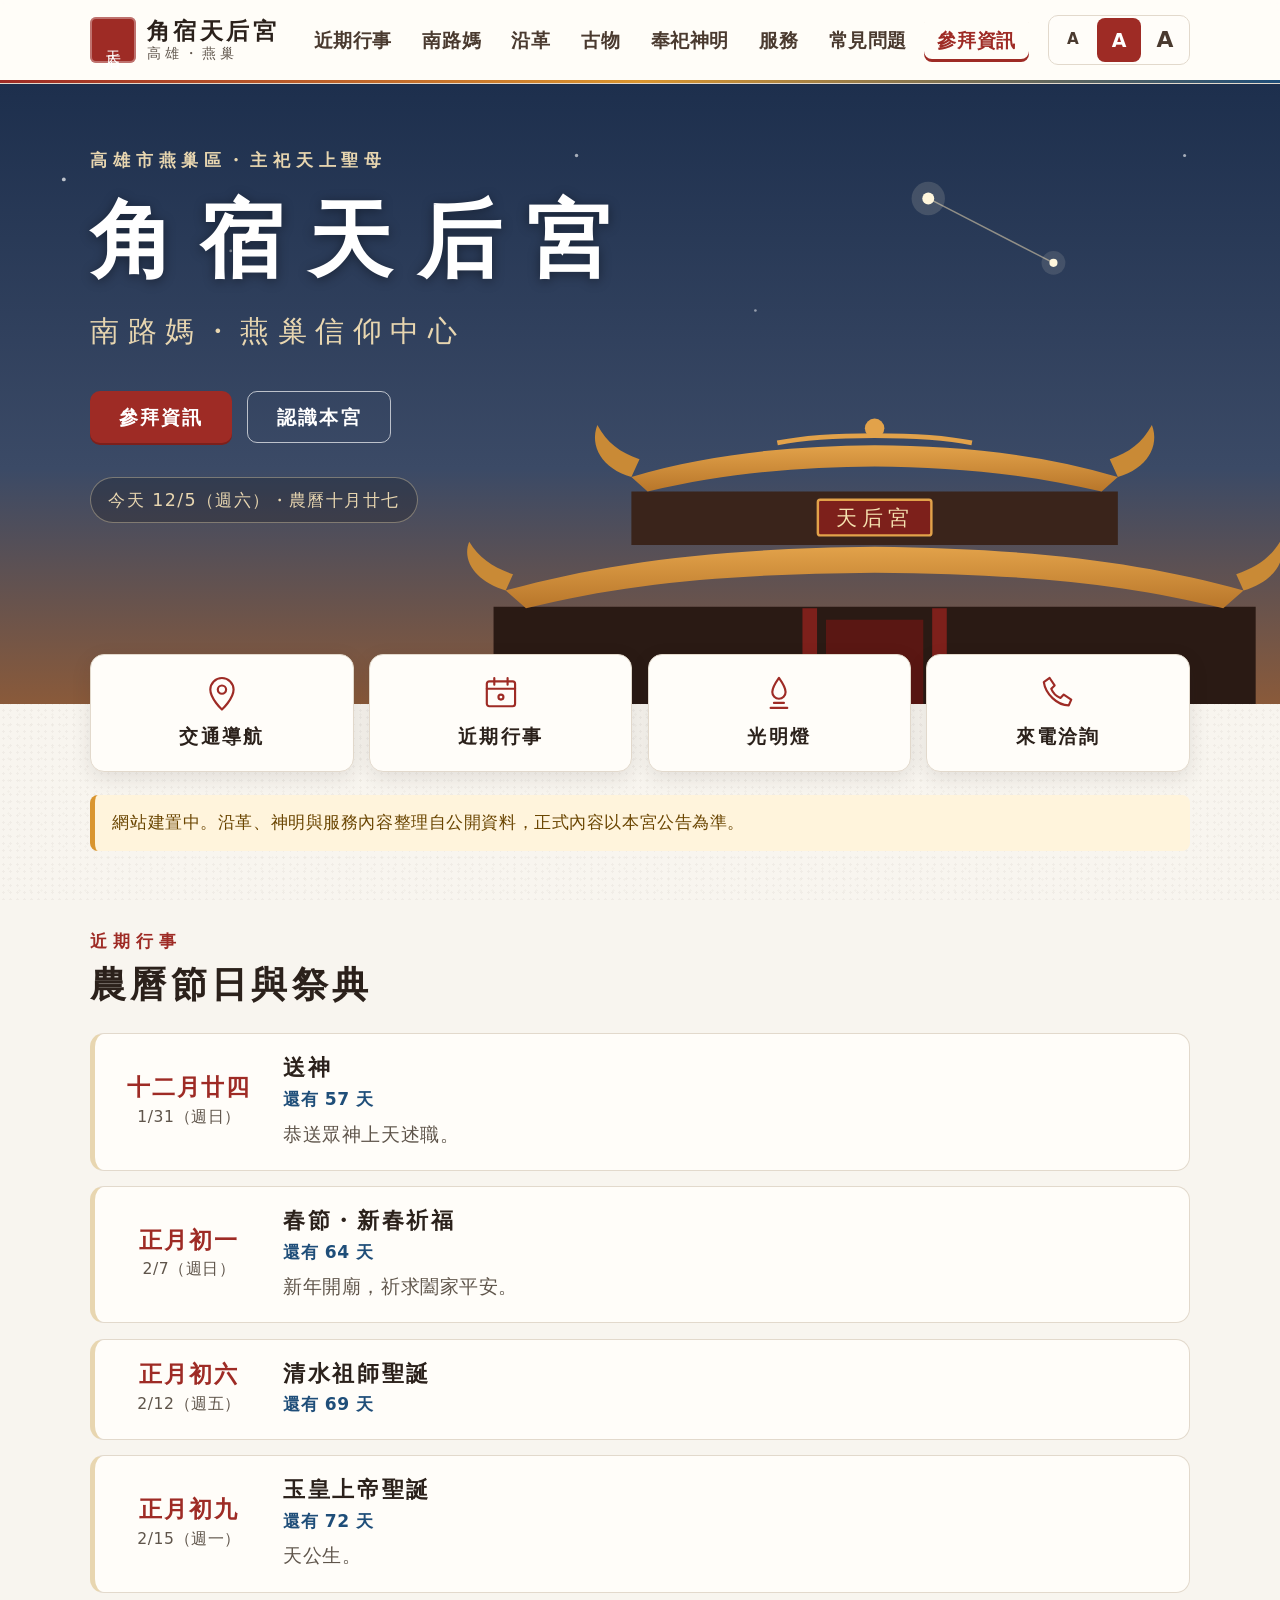
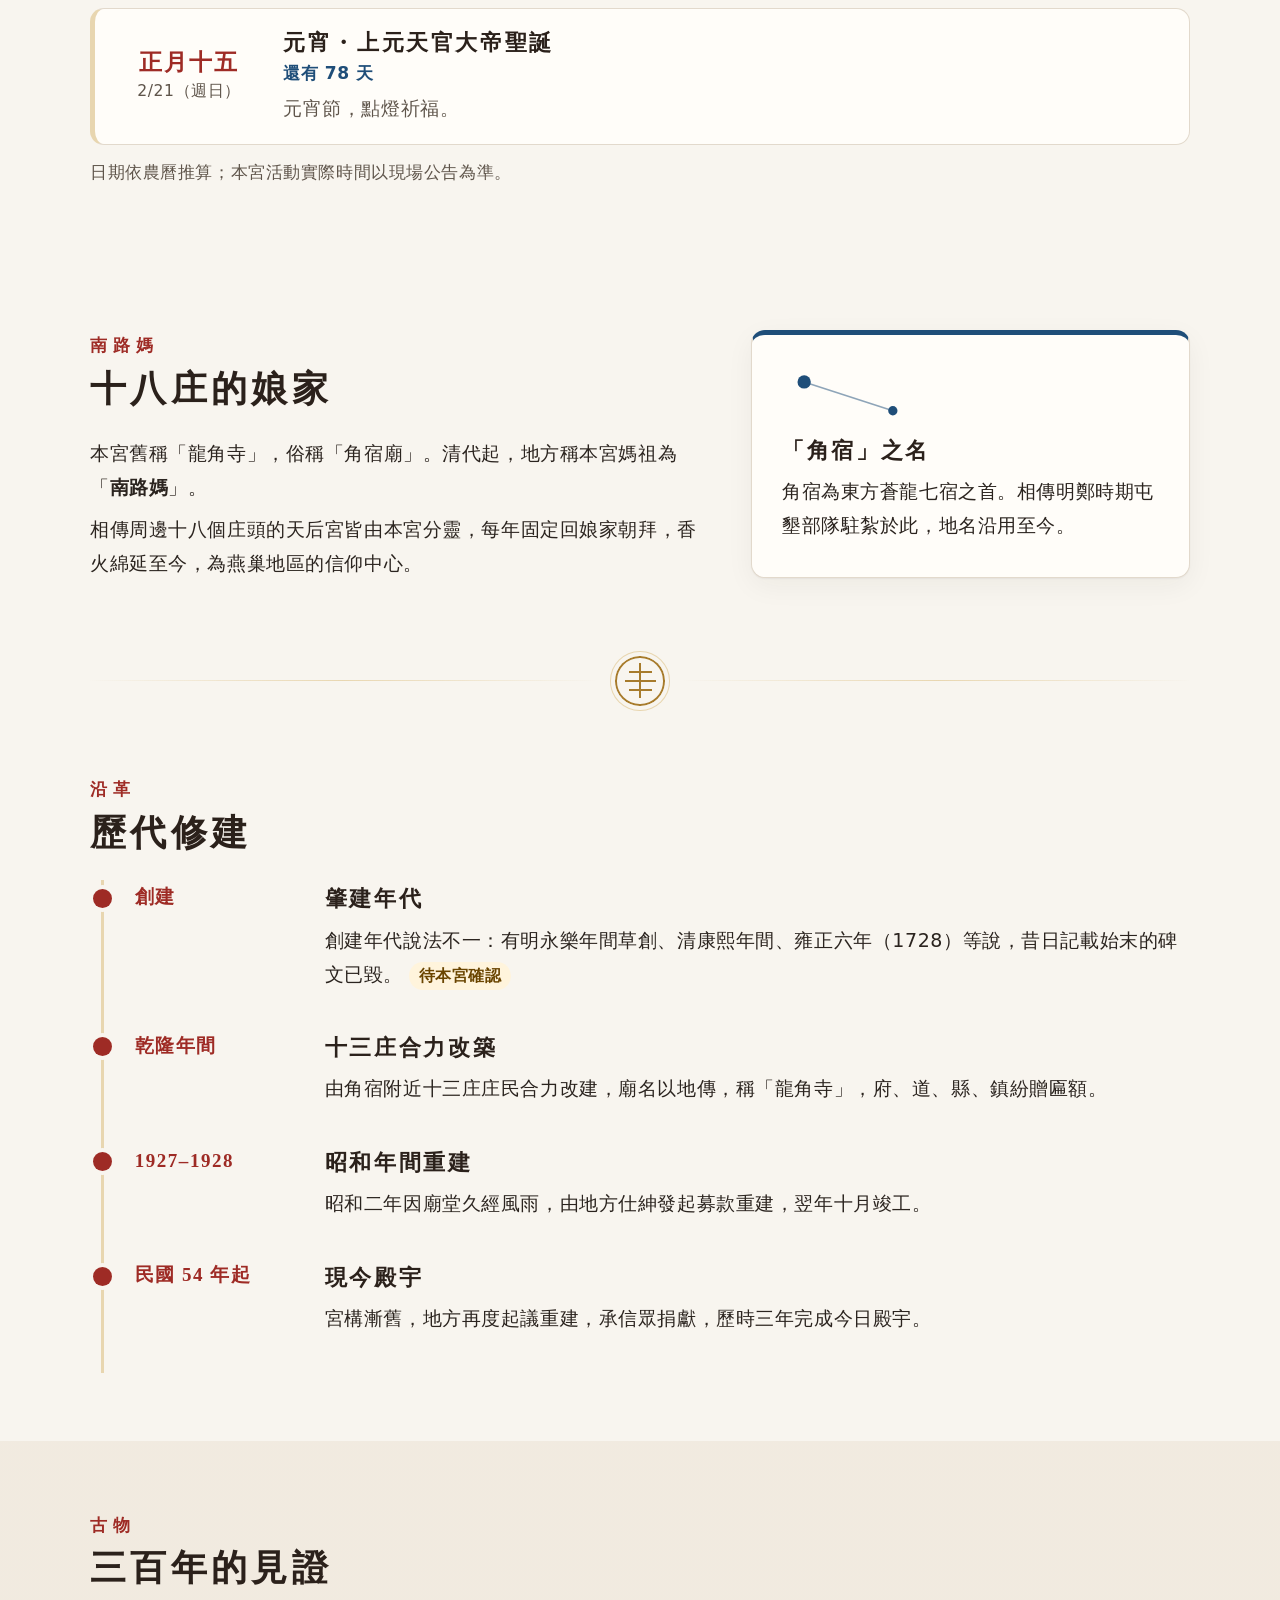
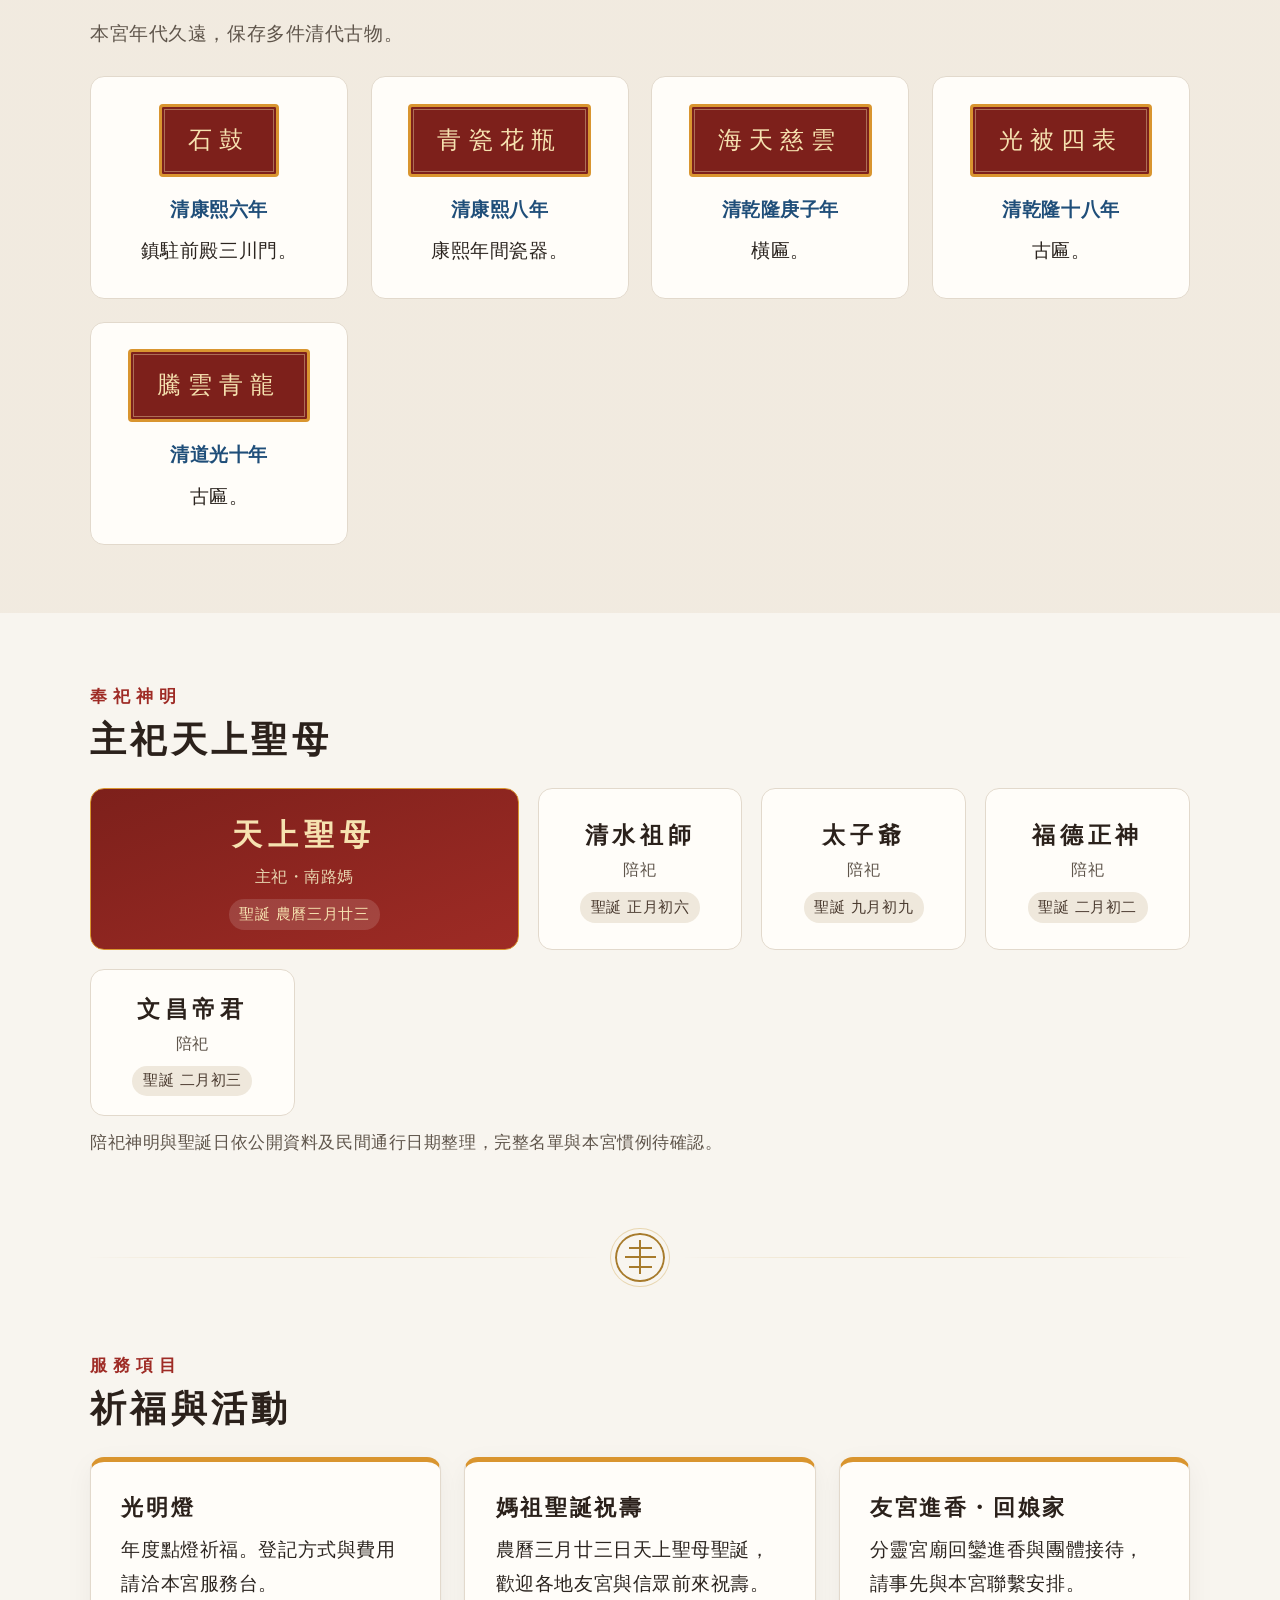
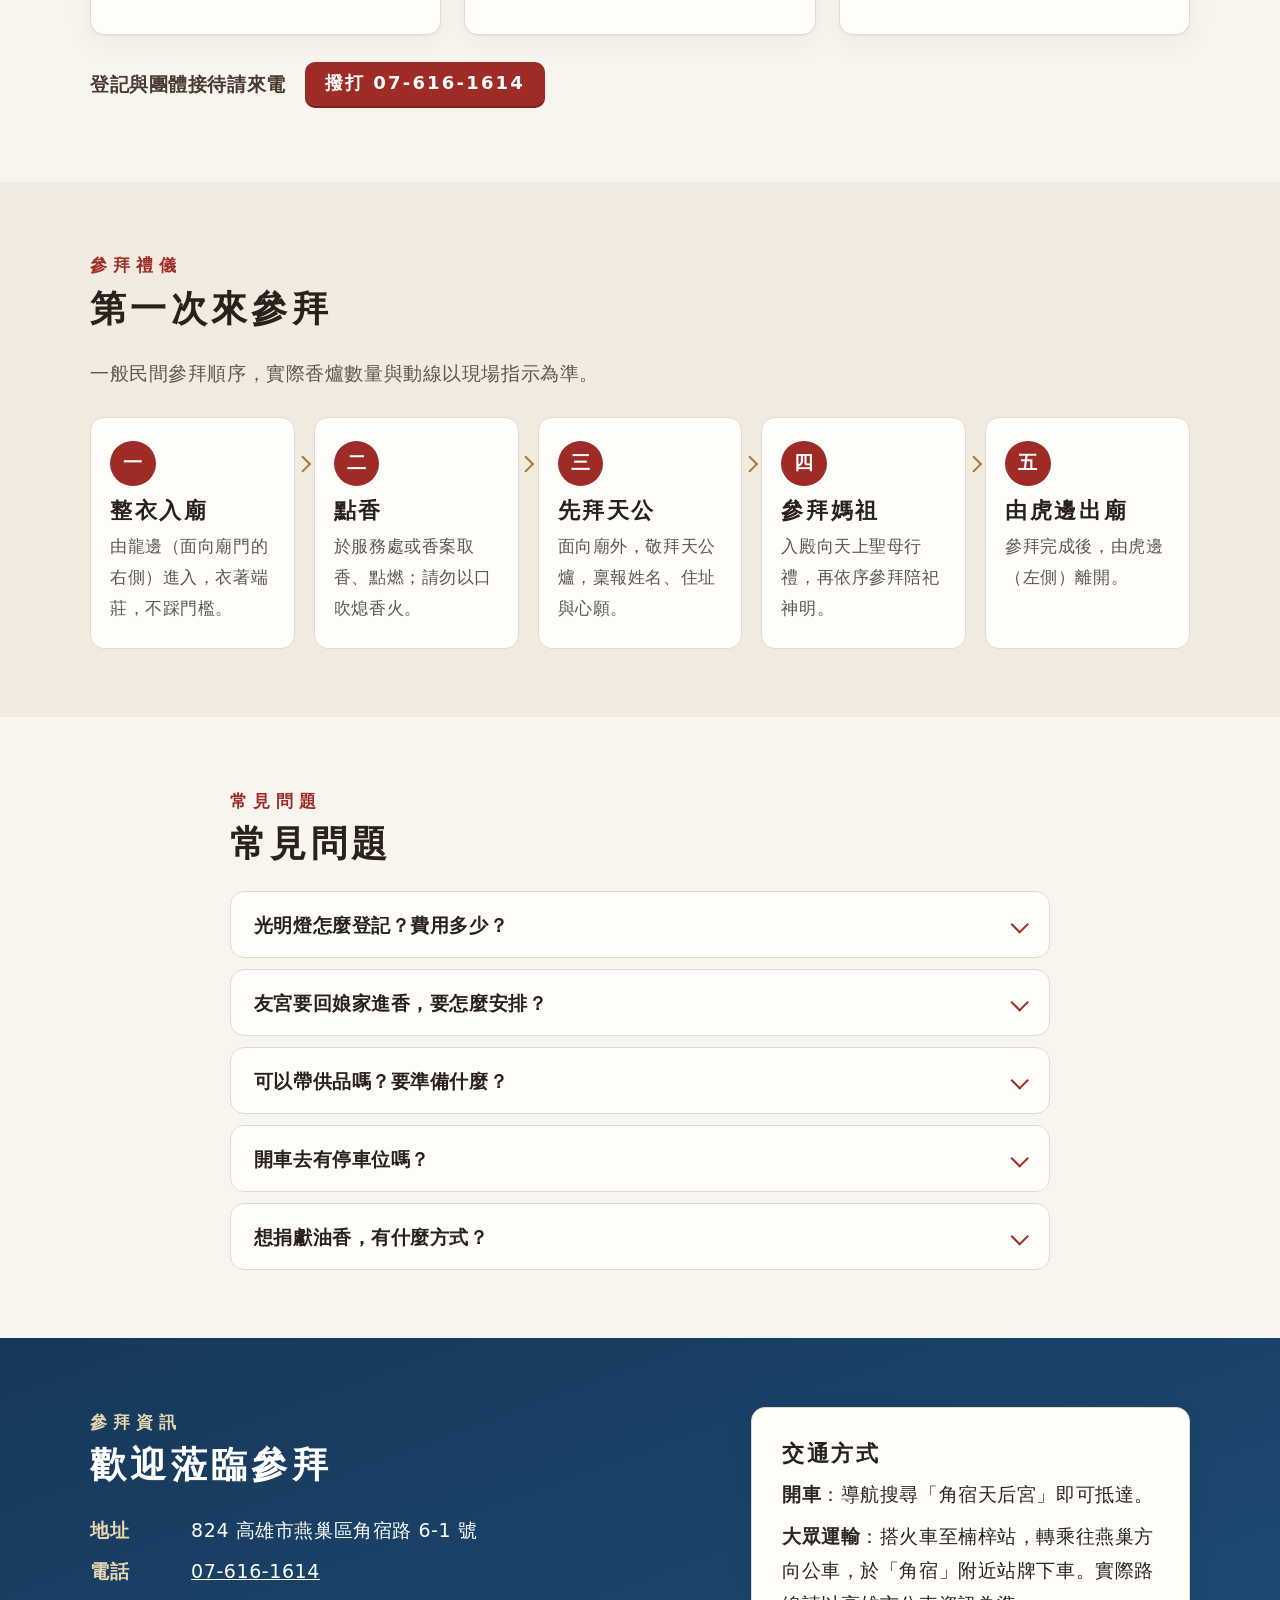
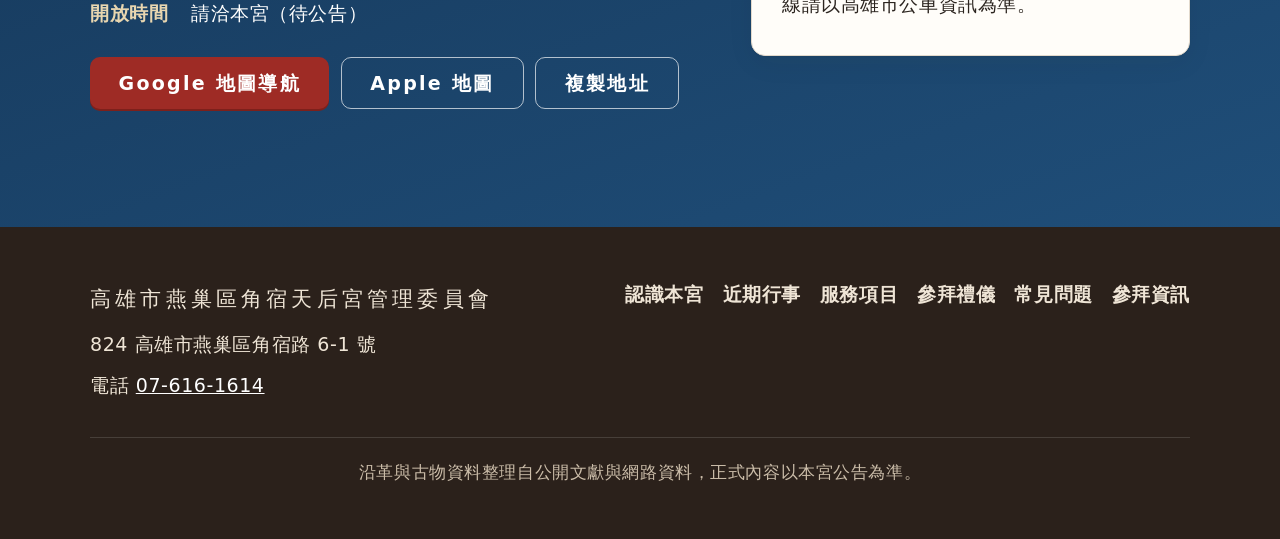
<file: index.html>
<!doctype html>
<html lang="zh-Hant-TW" data-size="2">
<head>
<meta charset="utf-8">
<meta name="viewport" content="width=device-width, initial-scale=1">
<title>角宿天后宮｜南路媽・燕巢信仰中心</title>
<meta name="description" content="高雄市燕巢區角宿天后宮，主祀天上聖母，清代稱「南路媽」，為燕巢地區信仰中心。參拜資訊、沿革、古物與服務項目。">
<meta property="og:title" content="角宿天后宮｜南路媽・燕巢信仰中心">
<meta property="og:description" content="高雄市燕巢區角宿路 6-1 號・主祀天上聖母">
<meta property="og:type" content="website">
<meta property="og:url" content="https://ed100084.github.io/temple/">
<meta property="og:image" content="https://ed100084.github.io/temple/og.png">
<meta property="og:image:width" content="1200"><meta property="og:image:height" content="630">
<meta property="og:locale" content="zh_TW">
<meta name="twitter:card" content="summary_large_image">
<link rel="canonical" href="https://ed100084.github.io/temple/">
<script type="application/ld+json">
{"@context":"https://schema.org","@type":"PlaceOfWorship","name":"角宿天后宮","alternateName":["龍角寺","角宿廟","南路媽"],
 "description":"高雄市燕巢區媽祖廟，主祀天上聖母，清代稱「南路媽」。",
 "url":"https://ed100084.github.io/temple/","telephone":"+886-7-616-1614",
 "address":{"@type":"PostalAddress","streetAddress":"角宿路6-1號","addressLocality":"燕巢區","addressRegion":"高雄市","postalCode":"824","addressCountry":"TW"},
 "geo":{"@type":"GeoCoordinates","latitude":22.770682,"longitude":120.360105}}
</script>
<meta name="theme-color" content="#7d201b">
<link rel="icon" href="favicon.svg" type="image/svg+xml">
<link rel="stylesheet" href="style.css">
<script src="site.js" defer></script>
</head>
<body>
<a class="skip" href="#main">跳到主要內容</a>

<header class="top">
  <div class="wrap top-in">
    <a class="brand" href="#top" aria-label="角宿天后宮 回到頁首">
      <span class="seal" aria-hidden="true">天后</span>
      <span class="brand-name">角宿天后宮<small>高雄・燕巢</small></span>
    </a>
    <button type="button" class="menu-btn" aria-expanded="false" aria-controls="nav"><span class="bars" aria-hidden="true"></span>選單</button>
    <nav class="nav" id="nav" aria-label="主選單">
      <a href="#calendar">近期行事</a>
      <a href="#nanlu">南路媽</a>
      <a href="#history">沿革</a>
      <a href="#relics">古物</a>
      <a href="#gods">奉祀神明</a>
      <a href="#services">服務</a>
      <a href="#faq">常見問題</a>
      <a href="#visit">參拜資訊</a>
    </nav>
    <div class="size" role="group" aria-label="字體大小">
      <button type="button" data-size="1" aria-label="字體標準">A</button>
      <button type="button" data-size="2" aria-label="字體大">A</button>
      <button type="button" data-size="3" aria-label="字體特大">A</button>
    </div>
  </div>
</header>

<main id="main">
  <!-- 首頁主視覺：以線稿描繪燕尾屋脊與角宿二星，不使用未授權照片 -->
  <section class="hero" id="top">
    <svg class="hero-sky" viewBox="0 0 1200 520" preserveAspectRatio="xMaxYMax slice" aria-hidden="true">
      <defs>
        <linearGradient id="sky" x1="0" y1="0" x2="0" y2="1"><stop offset="0" stop-color="#1d2f4d"/><stop offset=".62" stop-color="#3b4a66"/><stop offset="1" stop-color="#8a5a3a"/></linearGradient>
        <linearGradient id="roof" x1="0" y1="0" x2="0" y2="1"><stop offset="0" stop-color="#e2a24a"/><stop offset="1" stop-color="#b8762a"/></linearGradient>
      </defs>
      <rect width="1200" height="520" fill="url(#sky)"/>
      <!-- 角宿二星（角宿一、角宿二）與連線 -->
      <g class="stars">
        <line x1="905" y1="96" x2="1010" y2="150" stroke="#e8d6b0" stroke-width="1.2" opacity=".55"/>
        <circle cx="905" cy="96" r="5" fill="#fff6dc"/><circle cx="905" cy="96" r="14" fill="#fff6dc" opacity=".14"/>
        <circle cx="1010" cy="150" r="3.4" fill="#fff6dc"/><circle cx="1010" cy="150" r="10" fill="#fff6dc" opacity=".12"/>
        <circle cx="180" cy="80" r="1.6" fill="#fff" opacity=".7"/><circle cx="320" cy="140" r="1.2" fill="#fff" opacity=".5"/>
        <circle cx="610" cy="60" r="1.4" fill="#fff" opacity=".6"/><circle cx="760" cy="190" r="1.1" fill="#fff" opacity=".5"/>
        <circle cx="1120" cy="60" r="1.3" fill="#fff" opacity=".6"/><circle cx="90" cy="210" r="1.1" fill="#fff" opacity=".4"/>
      </g>
      <!-- 廟宇剪影：重簷燕尾脊 -->
      <g transform="translate(860 520) scale(.68)">
        <path d="M-470 0V-120H470V0Z" fill="#2a1a14"/>
        <path d="M-430-118 C-300-150 -180-160 0-162 C180-160 300-150 430-118 L455-140 C330-175 190-192 0-194 C-190-192 -330-175 -455-140Z" fill="url(#roof)"/>
        <path d="M-455-140 C-490-150 -510-176 -500-200 C-488-180 -470-168 -446-160Z" fill="#c98a36"/>
        <path d="M455-140 C490-150 510-176 500-200 C488-180 470-168 446-160Z" fill="#c98a36"/>
        <path d="M-300-196V-262H300V-196Z" fill="#3a241b"/>
        <path d="M-280-262 C-180-286 -90-292 0-293 C90-292 180-286 280-262 L300-280 C200-310 100-318 0-319 C-100-318 -200-310 -300-280Z" fill="url(#roof)"/>
        <path d="M-300-280 C-336-290 -352-318 -342-344 C-330-322 -314-310 -290-302Z" fill="#c98a36"/>
        <path d="M300-280 C336-290 352-318 342-344 C330-322 314-310 290-302Z" fill="#c98a36"/>
        <path d="M-120-322 C-60-334 60-334 120-322" stroke="#e2a24a" stroke-width="6" fill="none"/>
        <circle cx="0" cy="-340" r="12" fill="#e2a24a"/>
        <rect x="-70" y="-252" width="140" height="44" rx="3" fill="#7d201b" stroke="#e2a24a" stroke-width="3"/>
        <text x="0" y="-221" text-anchor="middle" font-size="26" fill="#f6e2b0" font-family="serif" letter-spacing="6">天后宮</text>
        <path d="M-80-118V0M80-118V0" stroke="#7d201b" stroke-width="18"/>
        <path d="M-60-104H60V0H-60Z" fill="#5a1713"/>
      </g>
    </svg>
    <div class="wrap hero-text">
      <p class="eyebrow light">高雄市燕巢區・主祀天上聖母</p>
      <h1>角宿天后宮</h1>
      <p class="lead">南路媽・燕巢信仰中心</p>
      <p class="hero-actions">
        <a class="btn primary" href="#visit">參拜資訊</a>
        <a class="btn ghost" href="#nanlu">認識本宮</a>
      </p>
      <p class="today" id="today" aria-live="polite" hidden></p>
    </div>
  </section>

  <!-- 快捷服務：參考大型廟宇官網首頁的常用功能入口 -->
  <nav class="quick wrap" aria-label="常用服務">
    <a href="#visit"><svg viewBox="0 0 48 48" aria-hidden="true"><path d="M24 44s14-13 14-24a14 14 0 0 0-28 0c0 11 14 24 14 24z"/><circle cx="24" cy="20" r="5"/></svg><span>交通導航</span></a>
    <a href="#calendar"><svg viewBox="0 0 48 48" aria-hidden="true"><rect x="7" y="10" width="34" height="30" rx="3"/><path d="M7 19h34M16 6v8M32 6v8"/><circle cx="24" cy="29" r="3"/></svg><span>近期行事</span></a>
    <a href="#services"><svg viewBox="0 0 48 48" aria-hidden="true"><path d="M24 6c5 7 8 12 8 17a8 8 0 0 1-16 0c0-5 3-10 8-17z"/><path d="M14 42h20M18 36h12"/></svg><span>光明燈</span></a>
    <a href="tel:+88676161614"><svg viewBox="0 0 48 48" aria-hidden="true"><path d="M14 6l6 9-4 4c2 5 6 9 11 11l4-4 9 6-3 7C23 39 9 25 7 11z"/></svg><span>來電洽詢</span></a>
  </nav>

  <p class="notice wrap" role="note">網站建置中。沿革、神明與服務內容整理自公開資料，正式內容以本宮公告為準。</p>

  <section class="sec" id="calendar" aria-labelledby="cal-t">
    <div class="wrap">
      <p class="eyebrow">近期行事</p>
      <h2 id="cal-t">農曆節日與祭典</h2>
      <ol class="events" id="events">
        <li class="event"><span class="ev-date"><b>三月廿三</b><small>農曆</small></span><div><h3>天上聖母聖誕</h3><p>媽祖聖誕，各地友宮與信眾前來祝壽。</p></div></li>
      </ol>
      <p class="muted small">日期依農曆推算；本宮活動實際時間以現場公告為準。</p>
    </div>
  </section>

  <section class="sec" id="nanlu" aria-labelledby="nanlu-t">
    <div class="wrap two">
      <div>
        <p class="eyebrow">南路媽</p>
        <h2 id="nanlu-t">十八庄的娘家</h2>
        <p>本宮舊稱「龍角寺」，俗稱「角宿廟」。清代起，地方稱本宮媽祖為「<strong>南路媽</strong>」。</p>
        <p>相傳周邊十八個庄頭的天后宮皆由本宮分靈，每年固定回娘家朝拜，香火綿延至今，為燕巢地區的信仰中心。</p>
      </div>
      <aside class="card name-card" aria-labelledby="name-t">
        <svg class="mini-stars" viewBox="0 0 120 60" aria-hidden="true"><line x1="20" y1="18" x2="100" y2="44" stroke="currentColor" stroke-width="1.5" opacity=".5"/><circle cx="20" cy="18" r="6" fill="currentColor"/><circle cx="100" cy="44" r="4.2" fill="currentColor"/></svg>
        <h3 id="name-t">「角宿」之名</h3>
        <p>角宿為東方蒼龍七宿之首。相傳明鄭時期屯墾部隊駐紮於此，地名沿用至今。</p>
      </aside>
    </div>
  </section>

  <div class="divider" aria-hidden="true"><span class="shou"></span></div>

  <section class="sec" id="history" aria-labelledby="history-t">
    <div class="wrap">
      <p class="eyebrow">沿革</p>
      <h2 id="history-t">歷代修建</h2>
      <ol class="timeline">
        <li><span class="when">創建</span><div><h3>肇建年代</h3><p>創建年代說法不一：有明永樂年間草創、清康熙年間、雍正六年（1728）等說，昔日記載始末的碑文已毀。<em class="tbd">待本宮確認</em></p></div></li>
        <li><span class="when">乾隆年間</span><div><h3>十三庄合力改築</h3><p>由角宿附近十三庄庄民合力改建，廟名以地傳，稱「龍角寺」，府、道、縣、鎮紛贈匾額。</p></div></li>
        <li><span class="when">1927–1928</span><div><h3>昭和年間重建</h3><p>昭和二年因廟堂久經風雨，由地方仕紳發起募款重建，翌年十月竣工。</p></div></li>
        <li><span class="when">民國 54 年起</span><div><h3>現今殿宇</h3><p>宮構漸舊，地方再度起議重建，承信眾捐獻，歷時三年完成今日殿宇。</p></div></li>
      </ol>
    </div>
  </section>

  <section class="sec alt" id="relics" aria-labelledby="relics-t">
    <div class="wrap">
      <p class="eyebrow">古物</p>
      <h2 id="relics-t">三百年的見證</h2>
      <p class="muted">本宮年代久遠，保存多件清代古物。</p>
      <ul class="relics">
        <li class="relic"><span class="plaque">石鼓</span><p class="year">清康熙六年</p><p>鎮駐前殿三川門。</p></li>
        <li class="relic"><span class="plaque">青瓷花瓶</span><p class="year">清康熙八年</p><p>康熙年間瓷器。</p></li>
        <li class="relic"><span class="plaque">海天慈雲</span><p class="year">清乾隆庚子年</p><p>橫匾。</p></li>
        <li class="relic"><span class="plaque">光被四表</span><p class="year">清乾隆十八年</p><p>古匾。</p></li>
        <li class="relic"><span class="plaque">騰雲青龍</span><p class="year">清道光十年</p><p>古匾。</p></li>
      </ul>
    </div>
  </section>

  <section class="sec" id="gods" aria-labelledby="gods-t">
    <div class="wrap">
      <p class="eyebrow">奉祀神明</p>
      <h2 id="gods-t">主祀天上聖母</h2>
      <div class="gods">
        <div class="god main"><span class="god-name">天上聖母</span><small>主祀・南路媽</small><span class="bday">聖誕 農曆三月廿三</span></div>
        <div class="god"><span class="god-name">清水祖師</span><small>陪祀</small><span class="bday">聖誕 正月初六</span></div>
        <div class="god"><span class="god-name">太子爺</span><small>陪祀</small><span class="bday">聖誕 九月初九</span></div>
        <div class="god"><span class="god-name">福德正神</span><small>陪祀</small><span class="bday">聖誕 二月初二</span></div>
        <div class="god"><span class="god-name">文昌帝君</span><small>陪祀</small><span class="bday">聖誕 二月初三</span></div>
      </div>
      <p class="muted small">陪祀神明與聖誕日依公開資料及民間通行日期整理，完整名單與本宮慣例待確認。</p>
    </div>
  </section>

  <div class="divider" aria-hidden="true"><span class="shou"></span></div>

  <section class="sec" id="services" aria-labelledby="services-t">
    <div class="wrap">
      <p class="eyebrow">服務項目</p>
      <h2 id="services-t">祈福與活動</h2>
      <ul class="services">
        <li class="card"><h3>光明燈</h3><p>年度點燈祈福。登記方式與費用請洽本宮服務台。</p></li>
        <li class="card"><h3>媽祖聖誕祝壽</h3><p>農曆三月廿三日天上聖母聖誕，歡迎各地友宮與信眾前來祝壽。</p></li>
        <li class="card"><h3>友宮進香・回娘家</h3><p>分靈宮廟回鑾進香與團體接待，請事先與本宮聯繫安排。</p></li>
      </ul>
      <p class="cta-line">登記與團體接待請來電 <a class="btn primary sm" href="tel:+88676161614">撥打 07-616-1614</a></p>
    </div>
  </section>

  <section class="sec alt" id="worship" aria-labelledby="worship-t">
    <div class="wrap">
      <p class="eyebrow">參拜禮儀</p>
      <h2 id="worship-t">第一次來參拜</h2>
      <p class="muted">一般民間參拜順序，實際香爐數量與動線以現場指示為準。</p>
      <ol class="steps">
        <li><span class="step-n" aria-hidden="true">一</span><h3>整衣入廟</h3><p>由龍邊（面向廟門的右側）進入，衣著端莊，不踩門檻。</p></li>
        <li><span class="step-n" aria-hidden="true">二</span><h3>點香</h3><p>於服務處或香案取香、點燃；請勿以口吹熄香火。</p></li>
        <li><span class="step-n" aria-hidden="true">三</span><h3>先拜天公</h3><p>面向廟外，敬拜天公爐，稟報姓名、住址與心願。</p></li>
        <li><span class="step-n" aria-hidden="true">四</span><h3>參拜媽祖</h3><p>入殿向天上聖母行禮，再依序參拜陪祀神明。</p></li>
        <li><span class="step-n" aria-hidden="true">五</span><h3>由虎邊出廟</h3><p>參拜完成後，由虎邊（左側）離開。</p></li>
      </ol>
    </div>
  </section>

  <section class="sec" id="faq" aria-labelledby="faq-t">
    <div class="wrap narrow">
      <p class="eyebrow">常見問題</p>
      <h2 id="faq-t">常見問題</h2>
      <div class="faq">
        <details><summary>光明燈怎麼登記？費用多少？</summary><p>請洽本宮服務台或來電 <a href="tel:+88676161614">07-616-1614</a>。年度費用與登記期間依本宮公告。</p></details>
        <details><summary>友宮要回娘家進香，要怎麼安排？</summary><p>請提前來電告知日期、人數與車輛數，本宮將協助安排接駕與接待。</p></details>
        <details><summary>可以帶供品嗎？要準備什麼？</summary><p>可準備鮮花、素果、餅乾等，拜完可帶回。媽祖聖誕期間可準備壽桃、壽麵祝壽。</p></details>
        <details><summary>開車去有停車位嗎？</summary><p>停車資訊待本宮確認公告，大型活動期間建議提早抵達。</p></details>
        <details><summary>想捐獻油香，有什麼方式？</summary><p>可於本宮服務台捐獻並開立收據。其他捐獻方式請來電洽詢。</p></details>
      </div>
    </div>
  </section>

  <section class="sec visit" id="visit" aria-labelledby="visit-t">
    <div class="wrap two">
      <div>
        <p class="eyebrow light">參拜資訊</p>
        <h2 id="visit-t">歡迎蒞臨參拜</h2>
        <dl class="info">
          <dt>地址</dt><dd>824 高雄市燕巢區角宿路 6-1 號</dd>
          <dt>電話</dt><dd><a href="tel:+88676161614">07-616-1614</a></dd>
          <dt>開放時間</dt><dd>請洽本宮（待公告）</dd>
        </dl>
        <div class="nav-btns">
          <a class="btn primary" href="https://www.google.com/maps/dir/?api=1&amp;destination=22.770682,120.360105" target="_blank" rel="noopener">Google 地圖導航<span class="sr"> (另開新視窗)</span></a>
          <a class="btn ghost" href="https://maps.apple.com/?daddr=22.770682,120.360105&amp;q=%E8%A7%92%E5%AE%BF%E5%A4%A9%E5%90%8E%E5%AE%AE" target="_blank" rel="noopener">Apple 地圖<span class="sr"> (另開新視窗)</span></a>
          <button type="button" class="btn ghost" id="copy-addr" data-addr="824高雄市燕巢區角宿路6-1號">複製地址</button>
        </div>
        <p class="copy-msg" id="copy-msg" role="status"></p>
      </div>
      <div class="card route">
        <h3>交通方式</h3>
        <p><strong>開車</strong>：導航搜尋「角宿天后宮」即可抵達。</p>
        <p><strong>大眾運輸</strong>：搭火車至楠梓站，轉乘往燕巢方向公車，於「角宿」附近站牌下車。實際路線請以高雄市公車資訊為準。</p>
      </div>
    </div>
  </section>
</main>

<footer class="foot">
  <div class="wrap foot-in">
    <div>
      <p class="foot-name">高雄市燕巢區角宿天后宮管理委員會</p>
      <p>824 高雄市燕巢區角宿路 6-1 號</p>
      <p>電話 <a href="tel:+88676161614">07-616-1614</a></p>
    </div>
    <nav class="foot-nav" aria-label="頁尾連結">
      <a href="#nanlu">認識本宮</a><a href="#calendar">近期行事</a><a href="#services">服務項目</a><a href="#worship">參拜禮儀</a><a href="#faq">常見問題</a><a href="#visit">參拜資訊</a>
    </nav>
  </div>
  <p class="wrap small muted-light foot-note">沿革與古物資料整理自公開文獻與網路資料，正式內容以本宮公告為準。</p>
</footer>
<!-- 手機底部常駐：長輩最常用的兩個動作 -->
<nav class="dock" aria-label="快速聯絡">
  <a href="https://www.google.com/maps/dir/?api=1&amp;destination=22.770682,120.360105" target="_blank" rel="noopener"><svg viewBox="0 0 48 48" aria-hidden="true"><path d="M24 44s14-13 14-24a14 14 0 0 0-28 0c0 11 14 24 14 24z"/><circle cx="24" cy="20" r="5"/></svg>導航前往<span class="sr"> (另開新視窗)</span></a>
  <a href="tel:+88676161614" class="call"><svg viewBox="0 0 48 48" aria-hidden="true"><path d="M14 6l6 9-4 4c2 5 6 9 11 11l4-4 9 6-3 7C23 39 9 25 7 11z"/></svg>來電洽詢</a>
</nav>
<a class="to-top" href="#top" aria-label="回到頁首" hidden><svg viewBox="0 0 24 24" aria-hidden="true"><path d="M6 15l6-6 6 6"/></svg></a>
</body>
</html>
</file>
<file: style.css>
/* 角宿天后宮官網 — 南路媽祖廟・古匾石刻
   色彩沿用帳務系統（硃砂、祈福金、深木），另取琉璃橘金與壽字藍 */
:root{
  --wood:#2b211b; --wood-7:#4a3a2f; --cinnabar:#9e2b25; --cinnabar-d:#7d201b;
  --gold:#a77b2c; --gold-2:#e8d6b0; --glaze:#d9952f; --shou:#1f4e79; --shou-d:#16385a;
  --paper:#f8f5ef; --paper-2:#efe8dc; --stone:#e9e1d8; --white:#fffdf9; --line:#e2d9cc;
  --ink:#2b241f; --muted:#5f554b;
  --sans:"Noto Sans TC","PingFang TC","Microsoft JhengHei",system-ui,sans-serif;
  --serif:"Noto Serif TC","Songti TC","PMingLiU","MingLiU",serif;
  --base:19px; --tap:52px; --r:14px;
}
html[data-size="1"]{--base:17px} html[data-size="3"]{--base:22px}
*{box-sizing:border-box}
html{font-size:var(--base);scroll-behavior:smooth;scroll-padding-top:5rem}
@media (prefers-reduced-motion:reduce){html{scroll-behavior:auto}}
body{margin:0;background:var(--paper);color:var(--ink);font-family:var(--sans);line-height:1.8;letter-spacing:.03em}
/* 花崗石般的細點紋理 */
body::before{content:"";position:fixed;inset:0;z-index:-1;pointer-events:none;opacity:.5;
  background-image:radial-gradient(#8a7a6a22 1px,transparent 1.2px),radial-gradient(#8a7a6a14 1px,transparent 1.2px);
  background-size:7px 7px,11px 11px;background-position:0 0,3px 5px}
h1,h2,h3{font-family:var(--serif);color:var(--wood);letter-spacing:.12em;line-height:1.4}
h2{font-size:1.9rem;margin:.1em 0 .6em}
h3{font-size:1.15rem;margin:.2em 0 .3em}
p{margin:.4em 0}
a{color:var(--shou)}
:focus-visible{outline:3px solid var(--glaze);outline-offset:3px}
.wrap{width:min(1100px,100% - 2.4rem);margin-inline:auto}
.small{font-size:.88rem} .muted{color:var(--muted)}
.skip{position:absolute;left:-999px;top:8px;z-index:50;background:var(--wood);color:#fff;padding:.6em 1em;border-radius:8px}
.skip:focus{left:12px}
.eyebrow{margin:0;color:var(--cinnabar);font-weight:700;letter-spacing:.35em;font-size:.88rem}
.eyebrow.light{color:var(--gold-2)}

/* 頂列 */
.top{position:sticky;top:0;z-index:20;background:#fffdf9ee;backdrop-filter:blur(6px);border-bottom:1px solid var(--line)}
.top::after{content:"";display:block;height:3px;background:linear-gradient(90deg,var(--cinnabar),var(--glaze) 50%,var(--shou))}
.top-in{display:flex;align-items:center;gap:1rem;min-height:4.2rem}
.brand{display:flex;align-items:center;gap:.6rem;text-decoration:none;color:var(--wood)}
.seal{display:grid;place-items:center;width:2.4rem;height:2.4rem;background:var(--cinnabar);color:#fff;border-radius:6px;font-family:var(--serif);font-size:.82rem;line-height:1;writing-mode:vertical-rl;letter-spacing:.1em;box-shadow:inset 0 0 0 2px #ffffff55}
.brand-name{font-family:var(--serif);font-weight:700;font-size:1.2rem;letter-spacing:.15em;line-height:1.2}
.brand-name small{display:block;font-family:var(--sans);font-weight:400;font-size:.75rem;color:var(--muted);letter-spacing:.3em}
.nav{display:flex;gap:.2rem;margin-left:auto}
.nav a{display:flex;align-items:center;min-height:44px;padding:0 .7em;border-radius:8px;text-decoration:none;color:var(--wood-7);font-weight:700}
.nav a:hover{background:var(--paper-2);color:var(--cinnabar)}
.size{display:flex;gap:2px;border:1px solid var(--line);border-radius:10px;padding:2px;background:var(--white)}
.size button{min-width:44px;min-height:44px;border:0;border-radius:8px;background:transparent;color:var(--wood-7);font:inherit;font-weight:700;cursor:pointer}
.size button[data-size="1"]{font-size:.8rem} .size button[data-size="3"]{font-size:1.15rem}
.size button[aria-pressed="true"]{background:var(--cinnabar);color:#fff}

/* 主視覺 */
.hero{position:relative;min-height:min(78vh,620px);display:flex;align-items:flex-start;overflow:hidden;color:#fff;background:var(--shou-d)}
.hero-sky{position:absolute;inset:0;width:100%;height:100%}
.hero-text{position:relative;padding:3.2rem 0 4rem}
.hero h1{color:#fff;font-size:clamp(2.6rem,7vw,4.4rem);letter-spacing:.3em;margin:.1em 0 0;text-shadow:0 2px 12px #0006}
.lead{font-family:var(--serif);font-size:clamp(1.15rem,2.6vw,1.5rem);letter-spacing:.3em;color:var(--gold-2);margin:.2em 0 1.2em}
.hero-actions{display:flex;flex-wrap:wrap;gap:.8rem}
.btn{display:inline-flex;align-items:center;justify-content:center;min-height:var(--tap);padding:0 1.5em;border-radius:10px;font-weight:700;letter-spacing:.12em;text-decoration:none}
.btn.primary{background:var(--cinnabar);color:#fff;box-shadow:0 2px 0 var(--cinnabar-d)}
.btn.primary:hover{background:var(--cinnabar-d)}
.btn.ghost{color:#fff;border:1.5px solid #ffffffaa}
.btn.ghost:hover{background:#ffffff1a}
.notice{margin-top:1.2rem;padding:.7em 1em;background:#fff4dc;border-left:5px solid var(--glaze);border-radius:8px;color:#6a4500;font-size:.92rem}

/* 區塊 */
.sec{padding:3.6rem 0}
.sec.alt{background:linear-gradient(#efe8dccc,#efe8dccc)}
.two{display:grid;grid-template-columns:1.4fr 1fr;gap:2.4rem;align-items:start}
.card{background:var(--white);border:1px solid var(--line);border-radius:var(--r);padding:1.4rem 1.6rem;box-shadow:0 1px 2px #2b211b0f,0 8px 28px #2b211b0d}
.name-card{border-top:5px solid var(--shou)}
.mini-stars{width:7rem;color:var(--shou);display:block;margin-bottom:.4rem}

/* 壽字紋分隔線（幾何化圓壽） */
.divider{display:flex;align-items:center;gap:1rem;width:min(1100px,100% - 2.4rem);margin:0 auto;color:var(--gold)}
.divider::before,.divider::after{content:"";flex:1;height:1px;background:linear-gradient(90deg,transparent,var(--gold-2),transparent)}
.shou{width:2.6rem;height:2.6rem;border-radius:50%;background:
  linear-gradient(var(--gold),var(--gold)) center/62% 2px no-repeat,
  linear-gradient(var(--gold),var(--gold)) center 30%/46% 2px no-repeat,
  linear-gradient(var(--gold),var(--gold)) center 70%/46% 2px no-repeat,
  linear-gradient(var(--gold),var(--gold)) center/2px 70% no-repeat;
  box-shadow:inset 0 0 0 2px var(--gold),0 0 0 4px var(--paper),0 0 0 5px var(--gold-2)}

/* 沿革 */
.timeline{list-style:none;margin:1rem 0 0;padding:0;border-left:3px solid var(--gold-2);margin-left:.6rem}
.timeline li{position:relative;display:grid;grid-template-columns:9rem 1fr;gap:1rem;padding:0 0 1.6rem 1.6rem}
.timeline li::before{content:"";position:absolute;left:-.62rem;top:.45rem;width:1rem;height:1rem;border-radius:50%;background:var(--cinnabar);box-shadow:0 0 0 4px var(--paper)}
.when{font-family:var(--serif);font-weight:700;color:var(--cinnabar);letter-spacing:.08em}
.tbd{display:inline-block;margin-left:.4em;padding:0 .6em;border-radius:1em;background:#fff4dc;color:#6a4500;font-style:normal;font-size:.82rem;font-weight:700}

/* 古物：匾額樣式 */
.relics{list-style:none;padding:0;margin:1.4rem 0 0;display:grid;grid-template-columns:repeat(auto-fill,minmax(12rem,1fr));gap:1.2rem}
.relic{background:var(--white);border:1px solid var(--line);border-radius:var(--r);padding:1.4rem 1.2rem 1.2rem;text-align:center}
.plaque{display:inline-block;padding:.5em 1.1em;background:var(--cinnabar-d);color:#f6e2b0;font-family:var(--serif);font-size:1.25rem;letter-spacing:.3em;border:3px solid var(--glaze);border-radius:4px;box-shadow:inset 0 0 0 2px var(--cinnabar-d),inset 0 0 0 3px #f6e2b066}
.year{margin-top:.8em;font-weight:700;color:var(--shou)}

/* 神明 */
.gods{display:grid;grid-template-columns:repeat(auto-fill,minmax(9rem,1fr));gap:1rem;margin:1.2rem 0 .6rem}
.god{display:flex;flex-direction:column;align-items:center;justify-content:center;min-height:7.5rem;padding:1rem;background:var(--white);border:1px solid var(--line);border-radius:var(--r)}
.god-name{font-family:var(--serif);font-size:1.2rem;font-weight:700;letter-spacing:.2em;color:var(--wood)}
.god small{color:var(--muted)}
.god.main{grid-column:span 2;background:linear-gradient(160deg,#7d201b,#9e2b25);border-color:var(--glaze)}
.god.main .god-name{color:#f6e2b0;font-size:1.6rem}
.god.main small{color:var(--gold-2)}

/* 服務 */
.services{list-style:none;padding:0;margin:1.2rem 0 0;display:grid;grid-template-columns:repeat(3,1fr);gap:1.2rem}
.services .card{border-top:5px solid var(--glaze)}

/* 參拜資訊 */
.visit{background:linear-gradient(160deg,var(--shou-d),var(--shou));color:#fff}
.visit h2{color:#fff}
.info{display:grid;grid-template-columns:auto 1fr;gap:.4rem 1.2rem;margin:1rem 0 1.4rem}
.info dt{color:var(--gold-2);font-weight:700}
.info dd{margin:0}
.info a{color:#fff}
.route{color:var(--ink)}

/* 頁尾 */
.foot{background:var(--wood);color:#efe5d6;padding:2.4rem 0;text-align:center}
.foot-name{font-family:var(--serif);font-size:1.1rem;letter-spacing:.2em}
.muted-light{color:#cbbda9}

/* 第二輪：內容 */
.sr{position:absolute;width:1px;height:1px;overflow:hidden;clip:rect(0 0 0 0);white-space:nowrap}
.narrow{width:min(820px,100% - 2.4rem)}
.bday{margin-top:.4rem;padding:.1em .7em;border-radius:1em;background:var(--paper-2);color:var(--wood-7);font-size:.8rem}
.god.main .bday{background:#ffffff22;color:#f6e2b0}
.btn.sm{min-height:44px;padding:0 1.1em;font-size:.95rem}
.cta-line{display:flex;flex-wrap:wrap;align-items:center;gap:.6rem 1rem;margin-top:1.4rem;font-weight:700;color:var(--wood-7)}
.steps{list-style:none;padding:0;margin:1.4rem 0 0;display:grid;grid-template-columns:repeat(5,1fr);gap:1rem;counter-reset:s}
.steps li{position:relative;padding:1.2rem 1rem;background:var(--white);border:1px solid var(--line);border-radius:var(--r)}
.steps li:not(:last-child)::after{content:"";position:absolute;right:-.75rem;top:2.1rem;width:.5rem;height:.5rem;border-top:2px solid var(--gold);border-right:2px solid var(--gold);transform:rotate(45deg)}
.step-n{display:grid;place-items:center;width:2.4rem;height:2.4rem;margin-bottom:.5rem;border-radius:50%;background:var(--cinnabar);color:#fff;font-family:var(--serif);font-weight:700}
.steps h3{margin:0 0 .2em}
.steps p{margin:0;font-size:.92rem;color:var(--muted)}
.faq{display:grid;gap:.6rem;margin-top:1rem}
.faq details{background:var(--white);border:1px solid var(--line);border-radius:var(--r)}
.faq summary{display:flex;align-items:center;justify-content:space-between;gap:1rem;min-height:3.4rem;padding:.6rem 1.2rem;cursor:pointer;font-weight:700;color:var(--wood);list-style:none}
.faq summary::-webkit-details-marker{display:none}
.faq summary::after{content:"";flex:none;width:.6rem;height:.6rem;border-right:2.5px solid var(--cinnabar);border-bottom:2.5px solid var(--cinnabar);transform:rotate(45deg);transition:transform .2s}
.faq details[open] summary::after{transform:rotate(-135deg)}
.faq details[open] summary{color:var(--cinnabar);border-bottom:1px solid var(--line)}
.faq details p{margin:0;padding:.9rem 1.2rem 1.1rem}
.nav-btns{display:flex;flex-wrap:wrap;gap:.6rem}
.visit .btn.ghost{background:transparent;border:1.5px solid #ffffffaa;color:#fff;font:inherit;font-weight:700;letter-spacing:.12em;cursor:pointer}
.copy-msg{min-height:1.6em;margin-top:.6rem;color:var(--gold-2);font-weight:700}

@media (max-width:1100px) and (min-width:861px){.steps{grid-template-columns:repeat(3,1fr)}.steps li:nth-child(3)::after{display:none}}

/* 第三輪：手機底部常駐列、動態偏好 */
.dock{display:none}
@media (max-width:860px){
  .dock{position:fixed;left:0;right:0;bottom:0;z-index:18;display:grid;grid-template-columns:1fr 1fr;background:var(--white);border-top:1px solid var(--line);box-shadow:0 -6px 18px #2b211b1a;padding-bottom:env(safe-area-inset-bottom)}
  .dock a{display:flex;align-items:center;justify-content:center;gap:.5rem;min-height:3.6rem;text-decoration:none;font-weight:700;letter-spacing:.12em;color:var(--wood)}
  .dock a.call{background:var(--cinnabar);color:#fff}
  .dock svg{width:1.4rem;height:1.4rem;fill:none;stroke:currentColor;stroke-width:2.8;stroke-linecap:round;stroke-linejoin:round}
  body{padding-bottom:calc(3.6rem + env(safe-area-inset-bottom))}
  .to-top{bottom:calc(4.4rem + env(safe-area-inset-bottom))}
}
@media (prefers-reduced-motion:reduce){*,*::before,*::after{transition:none!important;animation:none!important}}

/* 選單目前位置 */
.nav a.active{color:var(--cinnabar);box-shadow:inset 0 -3px 0 var(--cinnabar)}
.menu-btn{display:none}

/* 今日農曆 */
.today{display:inline-block;margin-top:1.4rem;padding:.35em 1em;border:1px solid #e8d6b066;border-radius:2em;background:#0003;color:var(--gold-2);font-size:.92rem;letter-spacing:.08em}

/* 快捷服務 */
.quick{position:relative;z-index:2;display:grid;grid-template-columns:repeat(4,1fr);gap:.8rem;margin-top:-2.6rem}
.quick a{display:flex;flex-direction:column;align-items:center;justify-content:center;gap:.3rem;min-height:6.2rem;padding:.8rem .4rem;background:var(--white);border:1px solid var(--line);border-radius:var(--r);box-shadow:0 6px 20px #2b211b1a;text-decoration:none;color:var(--wood);font-weight:700;letter-spacing:.12em;transition:transform .15s,box-shadow .15s}
.quick a:hover{transform:translateY(-2px);box-shadow:0 10px 26px #2b211b26;color:var(--cinnabar)}
.quick svg{width:2.1rem;height:2.1rem;fill:none;stroke:var(--cinnabar);stroke-width:2.6;stroke-linecap:round;stroke-linejoin:round}

/* 近期行事 */
.events{list-style:none;margin:1.2rem 0 .6rem;padding:0;display:grid;grid-template-columns:repeat(auto-fill,minmax(min(100%,30rem),1fr));gap:.8rem}
.event{display:grid;grid-template-columns:7.5rem 1fr;gap:1.2rem;align-items:center;padding:1rem 1.2rem;background:var(--white);border:1px solid var(--line);border-left:5px solid var(--gold-2);border-radius:var(--r)}
.event.major{border-left-color:var(--cinnabar);background:linear-gradient(90deg,#f8ebe8,var(--white) 40%)}
.ev-date{display:flex;flex-direction:column;align-items:center;text-align:center;font-family:var(--serif)}
.ev-date b{font-size:1.2rem;color:var(--cinnabar);letter-spacing:.08em;line-height:1.3}
.ev-date small{color:var(--muted);font-family:var(--sans);font-size:.82rem}
.event h3{margin:0}
.ev-when{margin:0;color:var(--shou);font-weight:700;font-size:.9rem}
.ev-desc{margin:.1em 0 0;color:var(--muted)}

/* 頁尾 */
.foot-in{display:flex;justify-content:space-between;align-items:flex-start;gap:2rem;flex-wrap:wrap;text-align:left}
.foot a{color:#fff}
.foot-nav{display:flex;flex-wrap:wrap;gap:.2rem 1rem}
.foot-nav a{display:inline-flex;align-items:center;min-height:44px;color:#efe5d6;text-decoration:none;font-weight:700}
.foot-nav a:hover{color:#fff;text-decoration:underline}
.foot-note{margin-top:1.4rem;padding-top:1rem;border-top:1px solid #ffffff22;text-align:center}

/* 回到頁首 */
.to-top{position:fixed;right:1rem;bottom:1rem;z-index:15;display:grid;place-items:center;width:3.2rem;height:3.2rem;border-radius:50%;background:var(--cinnabar);color:#fff;box-shadow:0 4px 14px #0004}
.to-top svg{width:1.6rem;height:1.6rem;fill:none;stroke:currentColor;stroke-width:2.6;stroke-linecap:round;stroke-linejoin:round}
.to-top[hidden]{display:none}

/* 手機 */
@media (max-width:860px){
  .menu-btn{display:inline-flex;align-items:center;gap:.4rem;margin-left:auto;min-height:44px;padding:0 .8rem;border:1px solid var(--line);border-radius:10px;background:var(--white);color:var(--wood);font:inherit;font-weight:700;cursor:pointer}
  .bars,.bars::before,.bars::after{display:block;width:18px;height:2px;background:currentColor;border-radius:2px;position:relative}
  .bars::before,.bars::after{content:"";position:absolute;left:0}
  .bars::before{top:-6px} .bars::after{top:6px}
  .nav-open .bars{background:transparent} .nav-open .bars::before{top:0;transform:rotate(45deg)} .nav-open .bars::after{top:0;transform:rotate(-45deg)}
  .nav{display:none;position:absolute;left:0;right:0;top:100%;flex-direction:column;gap:0;padding:.4rem 1.2rem 1rem;background:var(--white);border-bottom:1px solid var(--line);box-shadow:0 12px 24px #2b211b1f}
  .nav-open .nav{display:flex}
  .nav a{min-height:52px;border-bottom:1px solid var(--line);border-radius:0;font-size:1.05rem}
  .nav a.active{box-shadow:inset 4px 0 0 var(--cinnabar);padding-left:1em}
  .size{display:none}
  .nav-open .size{display:flex;position:absolute;right:1.2rem;top:calc(100% + .9rem);z-index:2}
  .nav-open .nav{padding-top:4rem}
  .nav-open .nav::before{content:"字體大小";position:absolute;left:1.2rem;top:1.2rem;color:var(--muted);font-weight:700}
  .quick{grid-template-columns:repeat(2,1fr);margin-top:-1.8rem}
  .event{grid-template-columns:5.6rem 1fr;gap:.8rem;padding:.9rem}
  .foot-in{flex-direction:column;gap:1rem}
  .steps{grid-template-columns:1fr}
  .steps li{display:grid;grid-template-columns:2.4rem 1fr;column-gap:1rem;padding:1rem}
  .steps li .step-n{grid-row:span 2;margin:0}
  .steps li:not(:last-child)::after{right:auto;left:2.1rem;top:auto;bottom:-.7rem;transform:rotate(135deg)}
  .nav-btns .btn{flex:1 1 100%}
  .two,.services{grid-template-columns:1fr}
  .timeline li{grid-template-columns:1fr;gap:.2rem}
  .god.main{grid-column:1/-1}
  .hero{min-height:560px}
  .hero-sky{opacity:.75}
  .hero-sky .stars{display:none}
  .hero-sky > g:last-child{transform:translate(860px,600px) scale(.68)}
  .today{background:var(--shou-d);max-width:100%;font-size:.85rem}
  .nav-open .nav{max-height:calc(100dvh - 9rem);overflow-y:auto}
  .brand-name{white-space:nowrap;font-size:clamp(17px,4.8vw,23px)}
  .top-in{gap:.6rem}
  .brand{gap:.4rem}
  .menu-btn{padding:0 .6rem}
  .brand-name small{display:none}
  .size button{min-width:36px}
  h2{font-size:1.6rem}
}
@media print{
  .top,.hero-sky,.size,.notice,.quick,.dock,.to-top,.hero-actions,.nav-btns,.cta-line .btn,.divider{display:none!important}
  body{padding:0;background:#fff} body::before{display:none}
  .hero{min-height:0;color:var(--ink);background:none}.hero h1{color:var(--ink);text-shadow:none}.hero-text{padding:0}
  .today{color:var(--ink);background:none;border-color:#999}
  .visit{background:none;color:var(--ink)}.visit h2,.info a{color:var(--ink)}.info dt{color:var(--cinnabar)}
  .faq details{break-inside:avoid}.faq details p{display:block}
  .sec{padding:1.2rem 0}.card,.event,.relic,.steps li{box-shadow:none;break-inside:avoid}
}
</file>
